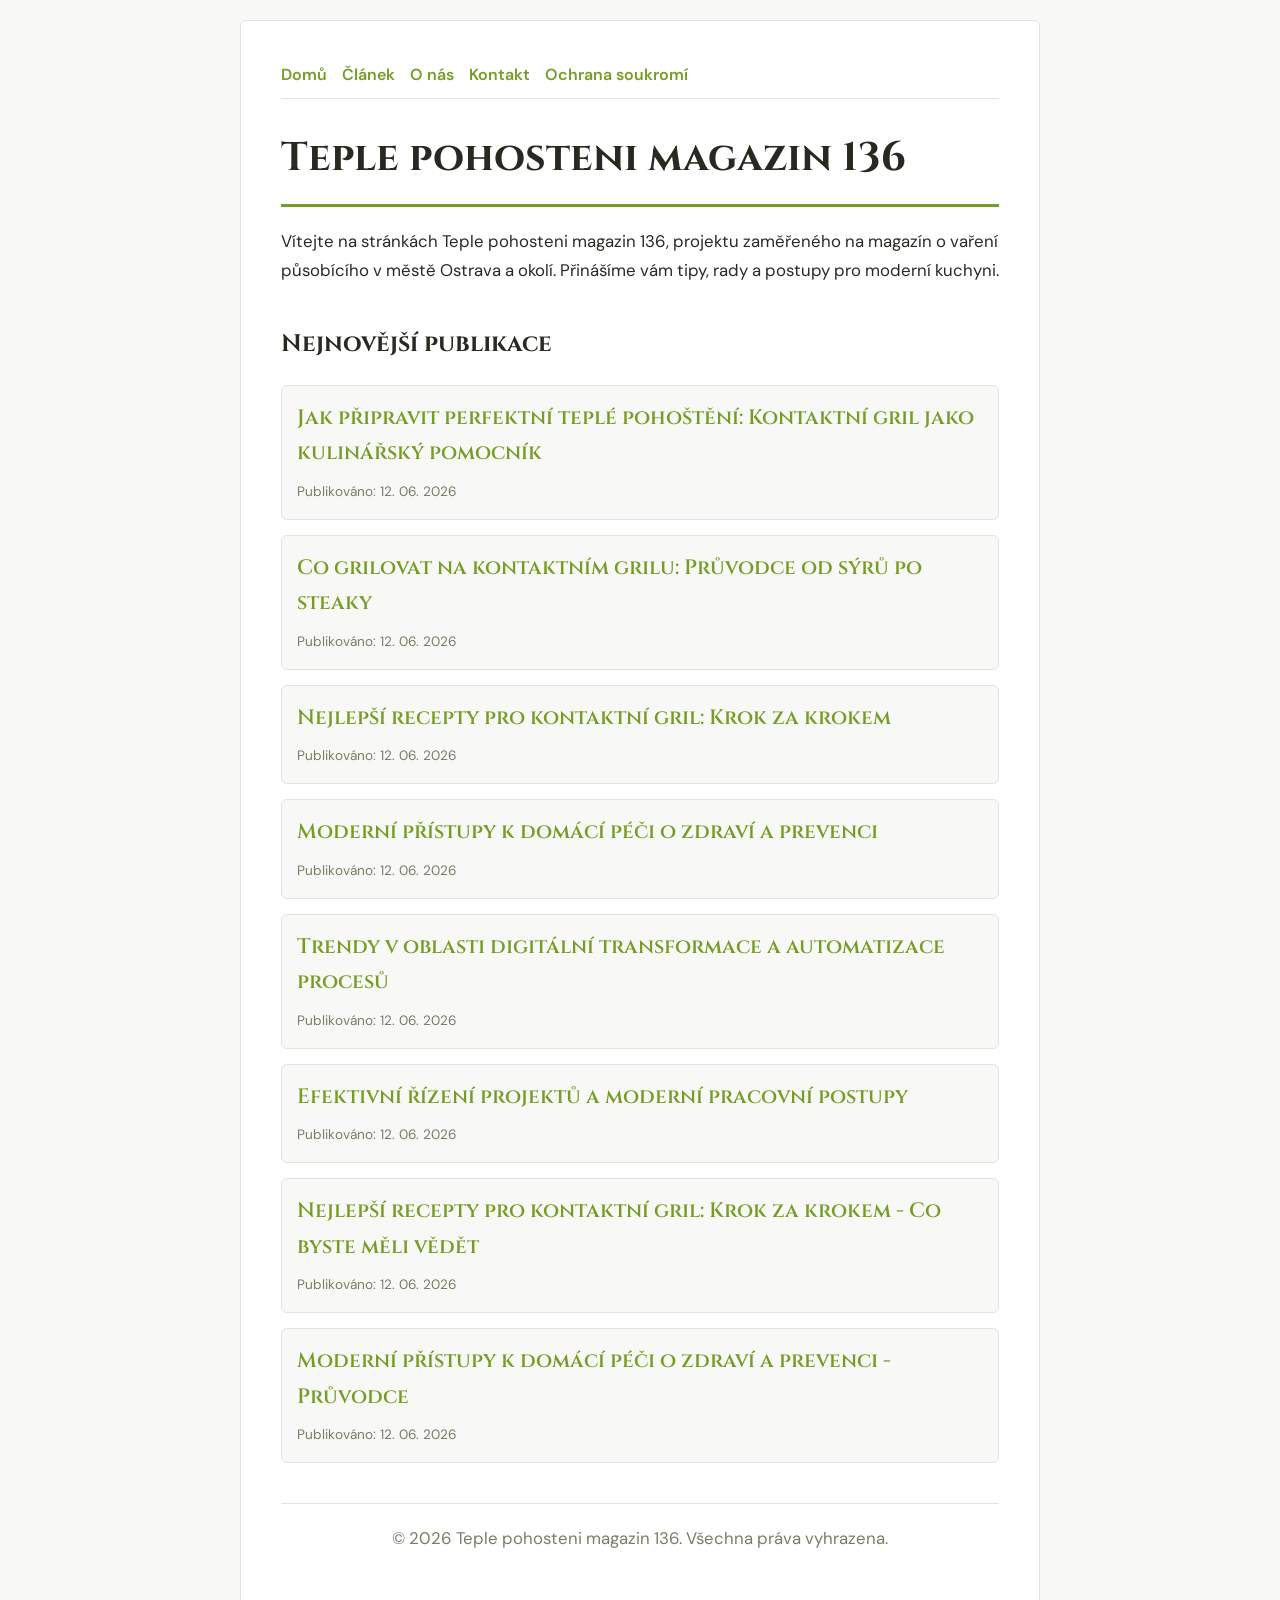
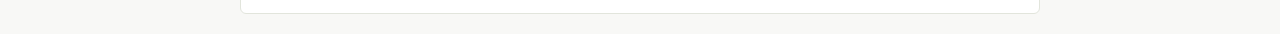
<file: index.html>
<!DOCTYPE html>
<html lang="cs">
<head>
    <meta charset="UTF-8">
    <meta name="viewport" content="width=device-width, initial-scale=1.0">
    <title>Teple pohosteni magazin 136 | Magazín o vaření - Ostrava</title>
    <meta name="description" content="Vítejte na stránkách Teple pohosteni magazin 136, projektu zaměřeného na magazín o vaření působícího v městě Ostrava a okolí. Přinášíme vám tipy, rady a postupy pro moderní kuchyni.">
    <meta name="geo.region" content="CZ" />
    <meta name="geo.placename" content="Ostrava" />
    <meta name="geo.position" content="49.8209;18.2625" />
    <meta name="ICBM" content="49.8209, 18.2625" />
    <link rel="stylesheet" href="style.css">
    <script type="application/ld+json">
{
  "@context": "https://schema.org",
  "@type": "LocalBusiness",
  "name": "Teple pohosteni magazin 136",
  "url": "https://teple-pohosteni-magazin-136.github.io",
  "telephone": "+420 596 555 789",
  "address": {
    "@type": "PostalAddress",
    "addressLocality": "Ostrava",
    "addressRegion": "Moravskoslezský",
    "postalCode": "702 00",
    "addressCountry": "CZ"
  },
  "geo": {
    "@type": "GeoCoordinates",
    "latitude": 49.8209,
    "longitude": 18.2625
  }
}
</script>
</head>
<body>
    
        <div class="container" style="max-width: 800px;">
            <nav style="display: flex; gap: 15px; margin-bottom: 25px; border-bottom: 1px solid var(--border-color); padding-bottom: 10px; overflow-x: auto; flex-wrap: wrap;">
            <a href="index.html">Domů</a>
            <a href="jak-pripravit-perfektni-teple-pohosteni-kontaktni-gril-jako-kulinarsky-pomocnik.html">Článek</a>
            <a href="about.html">O nás</a>
            <a href="contact.html">Kontakt</a>
            <a href="privacy.html">Ochrana soukromí</a>
        </nav>
            <h1>Teple pohosteni magazin 136</h1>
            <p>Vítejte na stránkách Teple pohosteni magazin 136, projektu zaměřeného na magazín o vaření působícího v městě Ostrava a okolí. Přinášíme vám tipy, rady a postupy pro moderní kuchyni.</p>
            <h2 style="margin-top: 40px;">Nejnovější publikace</h2>
            <ul style="list-style-type: none; padding-left: 0;">
                <li style="background: var(--bg-color); padding: 15px; border-radius: var(--border-radius); border: 1px solid var(--border-color); margin-bottom: 15px;">
                <h3 style="margin-bottom: 5px; font-size: 1.3rem;"><a href="jak-pripravit-perfektni-teple-pohosteni-kontaktni-gril-jako-kulinarsky-pomocnik.html">Jak připravit perfektní teplé pohoštění: Kontaktní gril jako kulinářský pomocník</a></h3>
                <span style="font-size:0.85rem; color: var(--muted-text)">Publikováno: 12. 06. 2026</span>
            </li>
<li style="background: var(--bg-color); padding: 15px; border-radius: var(--border-radius); border: 1px solid var(--border-color); margin-bottom: 15px;">
                <h3 style="margin-bottom: 5px; font-size: 1.3rem;"><a href="co-grilovat-na-kontaktnim-grilu-pruvodce-od-syru-po-steaky.html">Co grilovat na kontaktním grilu: Průvodce od sýrů po steaky</a></h3>
                <span style="font-size:0.85rem; color: var(--muted-text)">Publikováno: 12. 06. 2026</span>
            </li>
<li style="background: var(--bg-color); padding: 15px; border-radius: var(--border-radius); border: 1px solid var(--border-color); margin-bottom: 15px;">
                <h3 style="margin-bottom: 5px; font-size: 1.3rem;"><a href="nejlepsi-recepty-pro-kontaktni-gril-krok-za-krokem.html">Nejlepší recepty pro kontaktní gril: Krok za krokem</a></h3>
                <span style="font-size:0.85rem; color: var(--muted-text)">Publikováno: 12. 06. 2026</span>
            </li>
<li style="background: var(--bg-color); padding: 15px; border-radius: var(--border-radius); border: 1px solid var(--border-color); margin-bottom: 15px;">
                <h3 style="margin-bottom: 5px; font-size: 1.3rem;"><a href="moderni-pristupy-k-domaci-peci-o-zdravi-a-prevenci.html">Moderní přístupy k domácí péči o zdraví a prevenci</a></h3>
                <span style="font-size:0.85rem; color: var(--muted-text)">Publikováno: 12. 06. 2026</span>
            </li>
<li style="background: var(--bg-color); padding: 15px; border-radius: var(--border-radius); border: 1px solid var(--border-color); margin-bottom: 15px;">
                <h3 style="margin-bottom: 5px; font-size: 1.3rem;"><a href="trendy-v-oblasti-digitalni-transformace-a-automatizace-procesu.html">Trendy v oblasti digitální transformace a automatizace procesů</a></h3>
                <span style="font-size:0.85rem; color: var(--muted-text)">Publikováno: 12. 06. 2026</span>
            </li>
<li style="background: var(--bg-color); padding: 15px; border-radius: var(--border-radius); border: 1px solid var(--border-color); margin-bottom: 15px;">
                <h3 style="margin-bottom: 5px; font-size: 1.3rem;"><a href="efektivni-rizeni-projektu-a-moderni-pracovni-postupy.html">Efektivní řízení projektů a moderní pracovní postupy</a></h3>
                <span style="font-size:0.85rem; color: var(--muted-text)">Publikováno: 12. 06. 2026</span>
            </li>
<li style="background: var(--bg-color); padding: 15px; border-radius: var(--border-radius); border: 1px solid var(--border-color); margin-bottom: 15px;">
                <h3 style="margin-bottom: 5px; font-size: 1.3rem;"><a href="nejlepsi-recepty-pro-kontaktni-gril-krok-za-krokem-co-byste-meli-vedet.html">Nejlepší recepty pro kontaktní gril: Krok za krokem - Co byste měli vědět</a></h3>
                <span style="font-size:0.85rem; color: var(--muted-text)">Publikováno: 12. 06. 2026</span>
            </li>
<li style="background: var(--bg-color); padding: 15px; border-radius: var(--border-radius); border: 1px solid var(--border-color); margin-bottom: 15px;">
                <h3 style="margin-bottom: 5px; font-size: 1.3rem;"><a href="moderni-pristupy-k-domaci-peci-o-zdravi-a-prevenci-pruvodce.html">Moderní přístupy k domácí péči o zdraví a prevenci - Průvodce</a></h3>
                <span style="font-size:0.85rem; color: var(--muted-text)">Publikováno: 12. 06. 2026</span>
            </li>

            </ul>
            <footer>
                <p>&copy; 2026 Teple pohosteni magazin 136. Všechna práva vyhrazena.</p>
            </footer>
        </div>
        
</body>
</html>
</file>
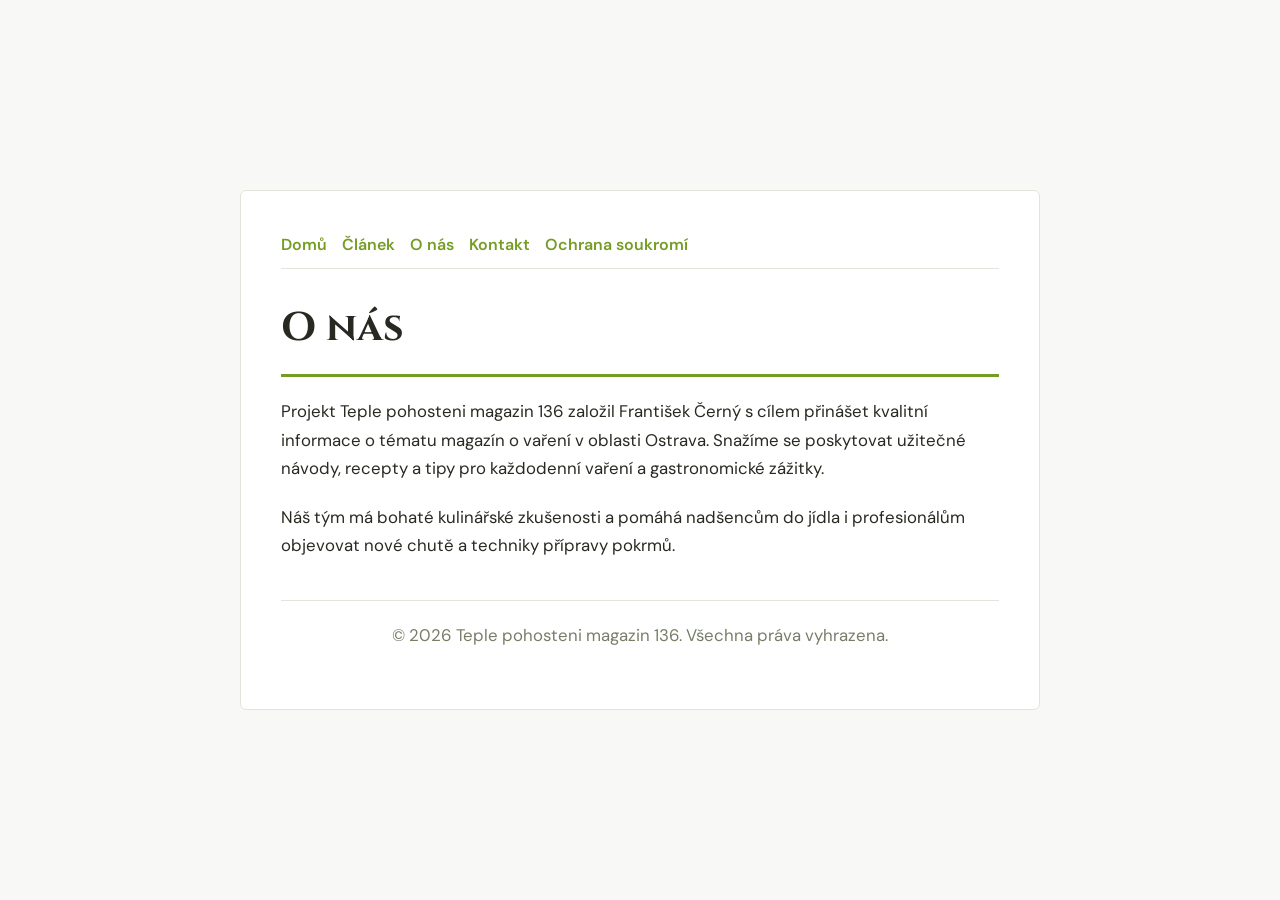
<file: about.html>
<!DOCTYPE html>
<html lang="cs">
<head>
    <meta charset="UTF-8">
    <meta name="viewport" content="width=device-width, initial-scale=1.0">
    <title>O nás | Teple pohosteni magazin 136</title>
    <meta name="description" content="Projekt Teple pohosteni magazin 136 založil František Černý s cílem přinášet kvalitní informace o tématu magazín o vaření v oblasti Ostrava. Snažíme se poskytovat užitečné návody, recepty a tipy pro každodenní vaření a gastronomické zážitky.">
    <meta name="geo.region" content="CZ" />
    <meta name="geo.placename" content="Ostrava" />
    <meta name="geo.position" content="49.8209;18.2625" />
    <meta name="ICBM" content="49.8209, 18.2625" />
    <link rel="stylesheet" href="style.css">
</head>
<body>
    
        <div class="container" style="max-width: 800px;">
            <nav style="display: flex; gap: 15px; margin-bottom: 25px; border-bottom: 1px solid var(--border-color); padding-bottom: 10px; overflow-x: auto; flex-wrap: wrap;">
            <a href="index.html">Domů</a>
            <a href="jak-pripravit-perfektni-teple-pohosteni-kontaktni-gril-jako-kulinarsky-pomocnik.html">Článek</a>
            <a href="about.html">O nás</a>
            <a href="contact.html">Kontakt</a>
            <a href="privacy.html">Ochrana soukromí</a>
        </nav>
            <h1>O nás</h1>
            <p>Projekt Teple pohosteni magazin 136 založil František Černý s cílem přinášet kvalitní informace o tématu magazín o vaření v oblasti Ostrava. Snažíme se poskytovat užitečné návody, recepty a tipy pro každodenní vaření a gastronomické zážitky.</p>
            <p>Náš tým má bohaté kulinářské zkušenosti a pomáhá nadšencům do jídla i profesionálům objevovat nové chutě a techniky přípravy pokrmů.</p>
            <footer>
                <p>&copy; 2026 Teple pohosteni magazin 136. Všechna práva vyhrazena.</p>
            </footer>
        </div>
        
</body>
</html>
</file>
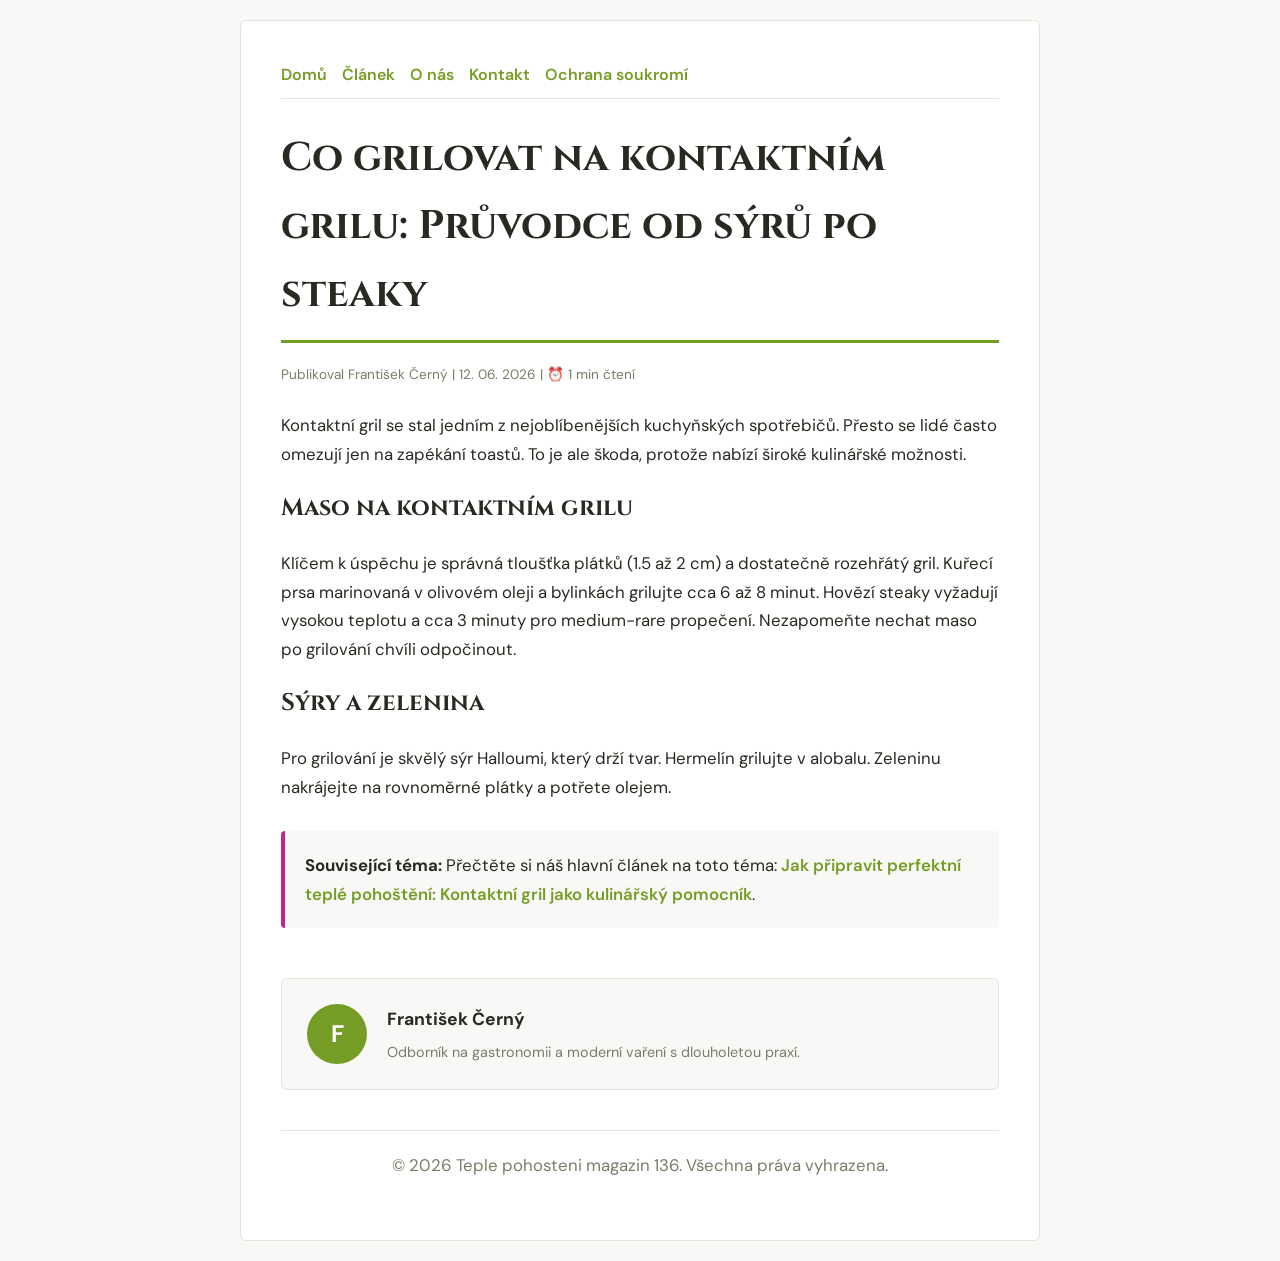
<file: co-grilovat-na-kontaktnim-grilu-pruvodce-od-syru-po-steaky.html>
<!DOCTYPE html>
<html lang="cs">
<head>
    <meta charset="UTF-8">
    <meta name="viewport" content="width=device-width, initial-scale=1.0">
    <title>Co grilovat na kontaktním grilu: Průvodce od sýrů po steaky - Teple pohosteni magazin 136</title>
    <meta name="description" content="Co grilovat na kontaktním grilu: Průvodce od sýrů po steaky">
    <meta name="geo.region" content="CZ" />
    <meta name="geo.placename" content="Ostrava" />
    <meta name="geo.position" content="49.8209;18.2625" />
    <meta name="ICBM" content="49.8209, 18.2625" />
    <link rel="stylesheet" href="style.css">
</head>
<body>
    
            <div class="container" style="max-width: 800px;">
                <nav style="display: flex; gap: 15px; margin-bottom: 25px; border-bottom: 1px solid var(--border-color); padding-bottom: 10px; overflow-x: auto; flex-wrap: wrap;">
            <a href="index.html">Domů</a>
            <a href="jak-pripravit-perfektni-teple-pohosteni-kontaktni-gril-jako-kulinarsky-pomocnik.html">Článek</a>
            <a href="about.html">O nás</a>
            <a href="contact.html">Kontakt</a>
            <a href="privacy.html">Ochrana soukromí</a>
        </nav>
                <h1>Co grilovat na kontaktním grilu: Průvodce od sýrů po steaky</h1>
                <div style="font-size:0.85rem; color: var(--muted-text); margin-bottom: 25px;">
                    Publikoval František Černý | 12. 06. 2026 | ⏰ 1 min čtení
                </div>
                <article style="margin-top: 20px;">
                    <p>Kontaktní gril se stal jedním z nejoblíbenějších kuchyňských spotřebičů. Přesto se lidé často omezují jen na zapékání toastů. To je ale škoda, protože nabízí široké kulinářské možnosti.</p>
<h2>Maso na kontaktním grilu</h2>
<p>Klíčem k úspěchu je správná tloušťka plátků (1.5 až 2 cm) a dostatečně rozehřátý gril. Kuřecí prsa marinovaná v olivovém oleji a bylinkách grilujte cca 6 až 8 minut. Hovězí steaky vyžadují vysokou teplotu a cca 3 minuty pro medium-rare propečení. Nezapomeňte nechat maso po grilování chvíli odpočinout.</p>
<h2>Sýry a zelenina</h2>
<p>Pro grilování je skvělý sýr Halloumi, který drží tvar. Hermelín grilujte v alobalu. Zeleninu nakrájejte na rovnoměrné plátky a potřete olejem.</p>
                    <div class="link-resource" style="margin-top: 30px; padding: 20px; border-left: 4px solid var(--accent-color); background: var(--bg-color); border-radius: 4px;"><p style="margin: 0;"><strong>Související téma:</strong> Přečtěte si náš hlavní článek na toto téma: <a href="jak-pripravit-perfektni-teple-pohosteni-kontaktni-gril-jako-kulinarsky-pomocnik.html">Jak připravit perfektní teplé pohoštění: Kontaktní gril jako kulinářský pomocník</a>.</p></div>
                </article>
                
            <div class="author-box" style="margin-top: 50px; padding: 25px; background: var(--bg-color); border: 1px solid var(--border-color); border-radius: var(--border-radius); display: flex; gap: 20px; align-items: center;">
                <div style="width: 60px; height: 60px; border-radius: 50%; background: var(--primary-color); display: flex; align-items: center; justify-content: center; color: white; font-weight: bold; font-size: 1.5rem;">F</div>
                <div>
                    <h4 style="margin-bottom: 5px; font-weight: bold; font-size: 1.1rem;">František Černý</h4>
                    <p style="margin: 0; font-size: 0.9rem; color: var(--muted-text);">Odborník na gastronomii a moderní vaření s dlouholetou praxí.</p>
                </div>
            </div>
            
                <footer>
                    <p>&copy; 2026 Teple pohosteni magazin 136. Všechna práva vyhrazena.</p>
                </footer>
            </div>
            
</body>
</html>
</file>
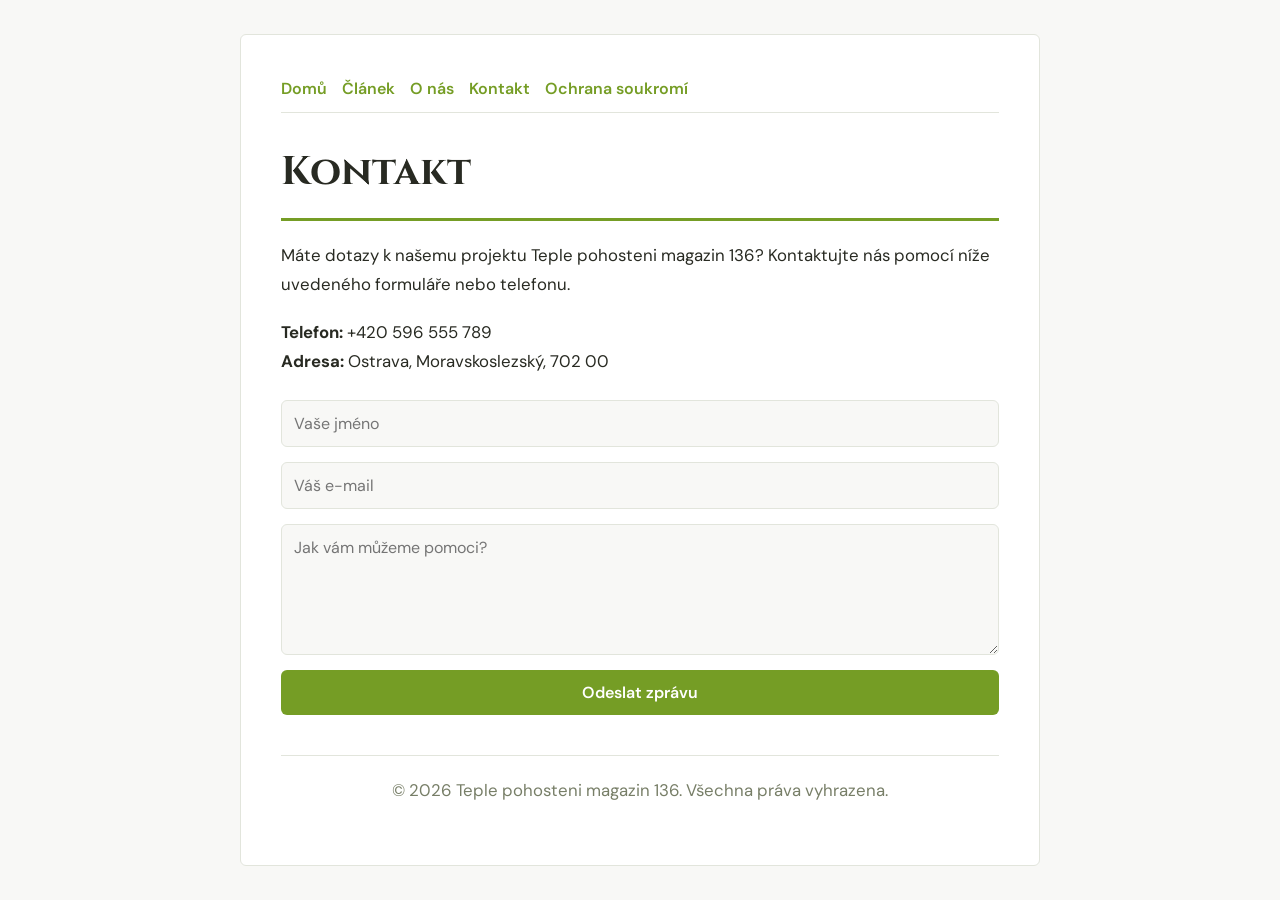
<file: contact.html>
<!DOCTYPE html>
<html lang="cs">
<head>
    <meta charset="UTF-8">
    <meta name="viewport" content="width=device-width, initial-scale=1.0">
    <title>Kontakt | Teple pohosteni magazin 136</title>
    <meta name="description" content="Máte dotazy k našemu projektu Teple pohosteni magazin 136? Kontaktujte nás pomocí níže uvedeného formuláře nebo telefonu.">
    <meta name="geo.region" content="CZ" />
    <meta name="geo.placename" content="Ostrava" />
    <meta name="geo.position" content="49.8209;18.2625" />
    <meta name="ICBM" content="49.8209, 18.2625" />
    <link rel="stylesheet" href="style.css">
</head>
<body>
    
        <div class="container" style="max-width: 800px;">
            <nav style="display: flex; gap: 15px; margin-bottom: 25px; border-bottom: 1px solid var(--border-color); padding-bottom: 10px; overflow-x: auto; flex-wrap: wrap;">
            <a href="index.html">Domů</a>
            <a href="jak-pripravit-perfektni-teple-pohosteni-kontaktni-gril-jako-kulinarsky-pomocnik.html">Článek</a>
            <a href="about.html">O nás</a>
            <a href="contact.html">Kontakt</a>
            <a href="privacy.html">Ochrana soukromí</a>
        </nav>
            <h1>Kontakt</h1>
            <p>Máte dotazy k našemu projektu Teple pohosteni magazin 136? Kontaktujte nás pomocí níže uvedeného formuláře nebo telefonu.</p>
            <p><strong>Telefon:</strong> +420 596 555 789<br><strong>Adresa:</strong> Ostrava, Moravskoslezský, 702 00</p>
            <form action="https://formspree.io/f/placeholder" method="POST">
                <input type="text" name="name" placeholder="Vaše jméno" required>
                <input type="email" name="email" placeholder="Váš e-mail" required>
                <textarea name="message" placeholder="Jak vám můžeme pomoci?" rows="5" required></textarea>
                <button type="submit">Odeslat zprávu</button>
            </form>
            <footer>
                <p>&copy; 2026 Teple pohosteni magazin 136. Všechna práva vyhrazena.</p>
            </footer>
        </div>
        
</body>
</html>
</file>
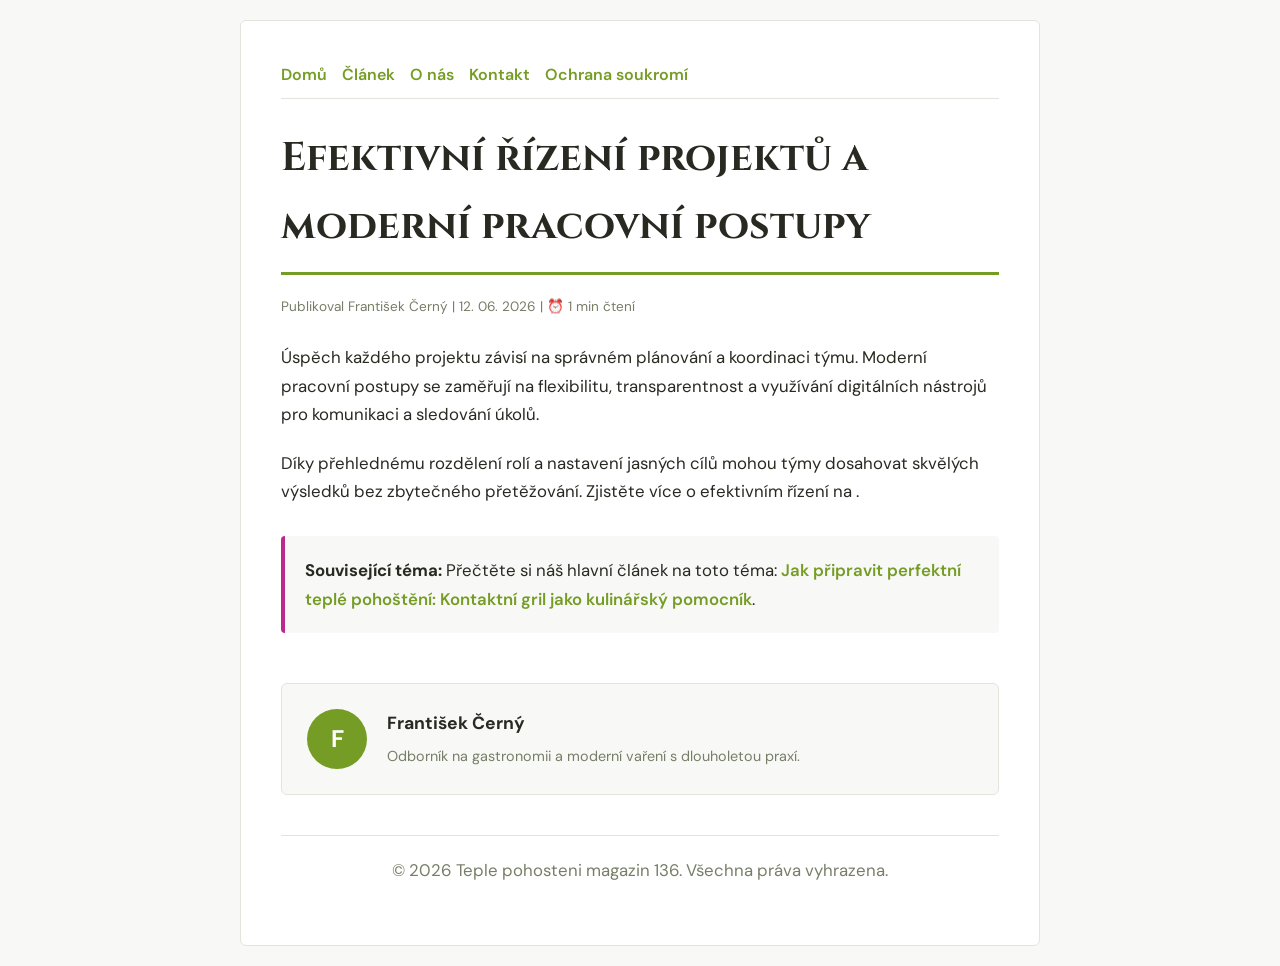
<file: efektivni-rizeni-projektu-a-moderni-pracovni-postupy.html>
<!DOCTYPE html>
<html lang="cs">
<head>
    <meta charset="UTF-8">
    <meta name="viewport" content="width=device-width, initial-scale=1.0">
    <title>Efektivní řízení projektů a moderní pracovní postupy - Teple pohosteni magazin 136</title>
    <meta name="description" content="Efektivní řízení projektů a moderní pracovní postupy">
    <meta name="geo.region" content="CZ" />
    <meta name="geo.placename" content="Ostrava" />
    <meta name="geo.position" content="49.8209;18.2625" />
    <meta name="ICBM" content="49.8209, 18.2625" />
    <link rel="stylesheet" href="style.css">
</head>
<body>
    
            <div class="container" style="max-width: 800px;">
                <nav style="display: flex; gap: 15px; margin-bottom: 25px; border-bottom: 1px solid var(--border-color); padding-bottom: 10px; overflow-x: auto; flex-wrap: wrap;">
            <a href="index.html">Domů</a>
            <a href="jak-pripravit-perfektni-teple-pohosteni-kontaktni-gril-jako-kulinarsky-pomocnik.html">Článek</a>
            <a href="about.html">O nás</a>
            <a href="contact.html">Kontakt</a>
            <a href="privacy.html">Ochrana soukromí</a>
        </nav>
                <h1>Efektivní řízení projektů a moderní pracovní postupy</h1>
                <div style="font-size:0.85rem; color: var(--muted-text); margin-bottom: 25px;">
                    Publikoval František Černý | 12. 06. 2026 | ⏰ 1 min čtení
                </div>
                <article style="margin-top: 20px;">
                    <p>Úspěch každého projektu závisí na správném plánování a koordinaci týmu. Moderní pracovní postupy se zaměřují na flexibilitu, transparentnost a využívání digitálních nástrojů pro komunikaci a sledování úkolů.</p>
<p>Díky přehlednému rozdělení rolí a nastavení jasných cílů mohou týmy dosahovat skvělých výsledků bez zbytečného přetěžování. Zjistěte více o efektivním řízení na .</p>
                    <div class="link-resource" style="margin-top: 30px; padding: 20px; border-left: 4px solid var(--accent-color); background: var(--bg-color); border-radius: 4px;"><p style="margin: 0;"><strong>Související téma:</strong> Přečtěte si náš hlavní článek na toto téma: <a href="jak-pripravit-perfektni-teple-pohosteni-kontaktni-gril-jako-kulinarsky-pomocnik.html">Jak připravit perfektní teplé pohoštění: Kontaktní gril jako kulinářský pomocník</a>.</p></div>
                </article>
                
            <div class="author-box" style="margin-top: 50px; padding: 25px; background: var(--bg-color); border: 1px solid var(--border-color); border-radius: var(--border-radius); display: flex; gap: 20px; align-items: center;">
                <div style="width: 60px; height: 60px; border-radius: 50%; background: var(--primary-color); display: flex; align-items: center; justify-content: center; color: white; font-weight: bold; font-size: 1.5rem;">F</div>
                <div>
                    <h4 style="margin-bottom: 5px; font-weight: bold; font-size: 1.1rem;">František Černý</h4>
                    <p style="margin: 0; font-size: 0.9rem; color: var(--muted-text);">Odborník na gastronomii a moderní vaření s dlouholetou praxí.</p>
                </div>
            </div>
            
                <footer>
                    <p>&copy; 2026 Teple pohosteni magazin 136. Všechna práva vyhrazena.</p>
                </footer>
            </div>
            
</body>
</html>
</file>
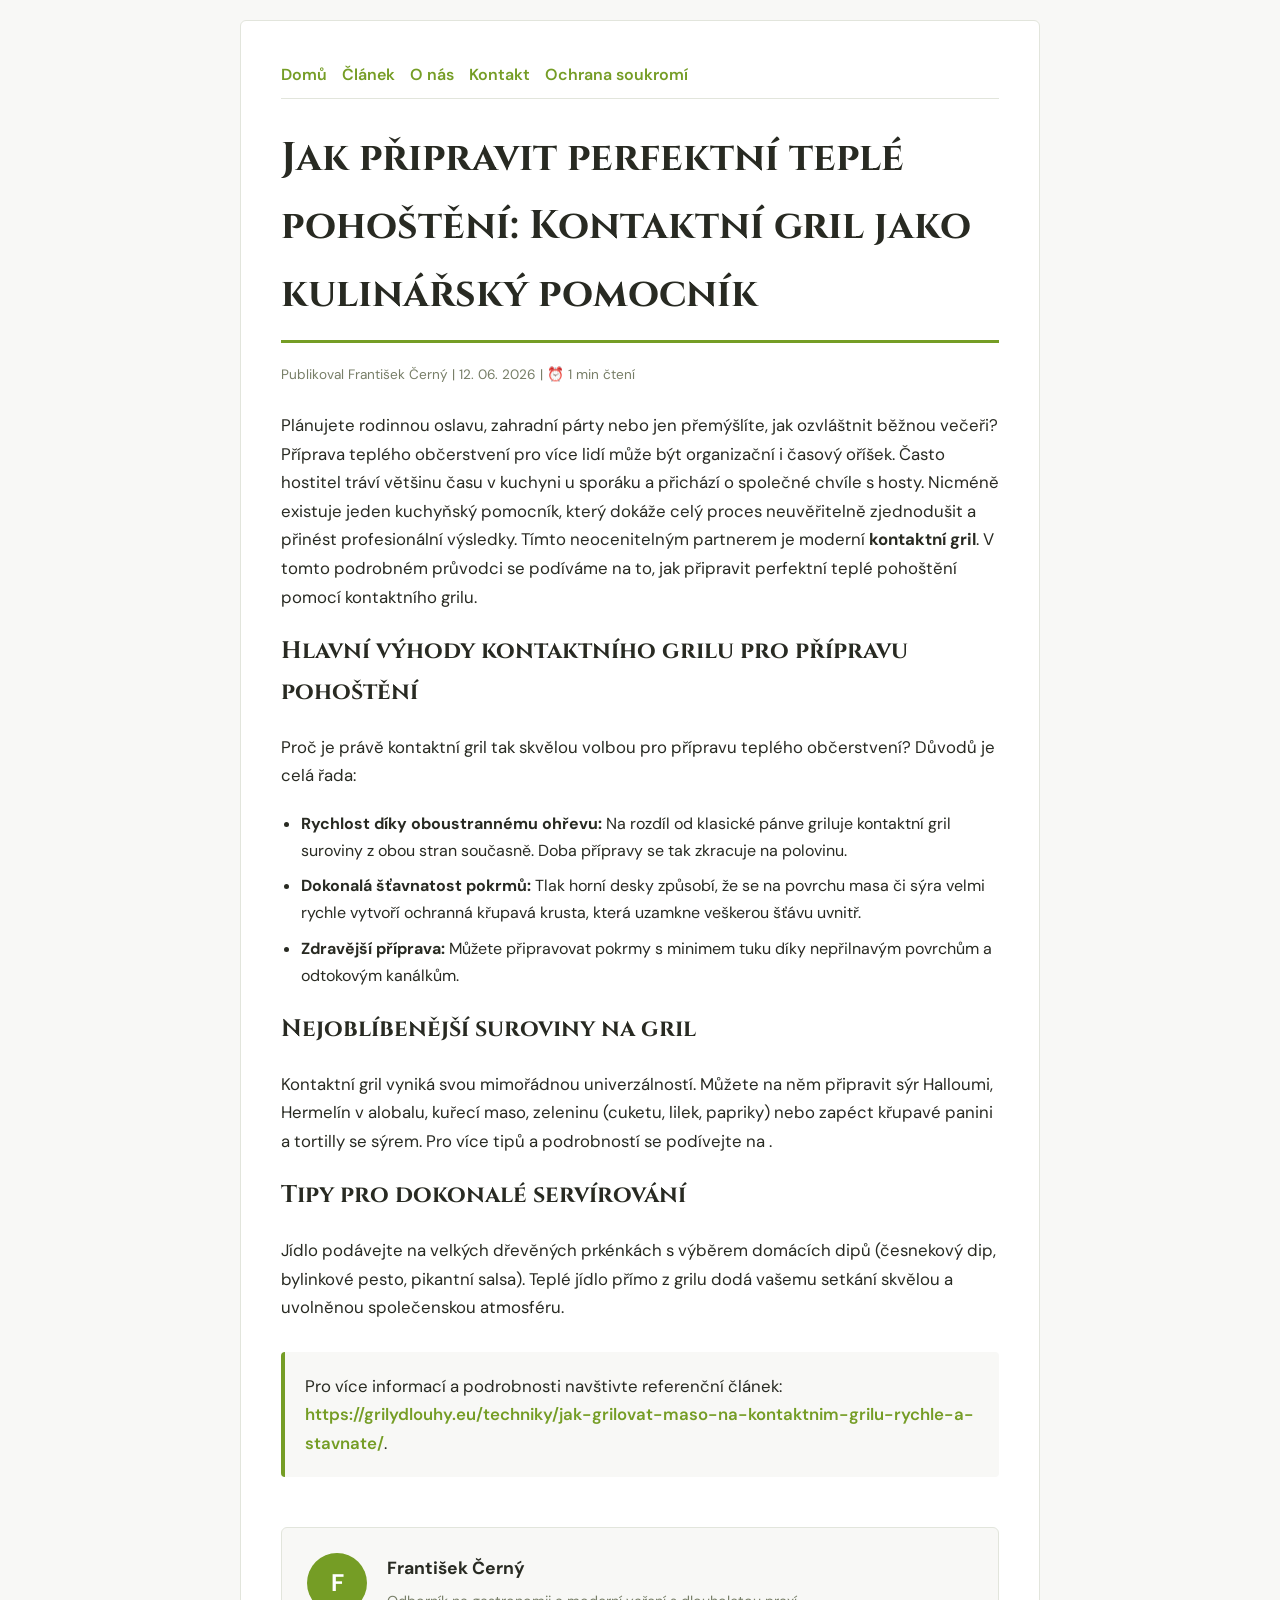
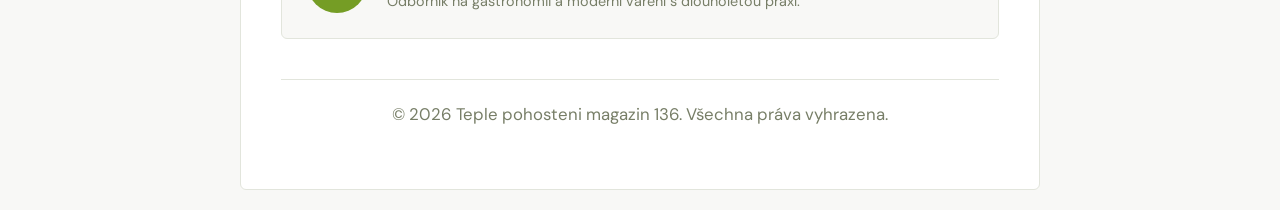
<file: jak-pripravit-perfektni-teple-pohosteni-kontaktni-gril-jako-kulinarsky-pomocnik.html>
<!DOCTYPE html>
<html lang="cs">
<head>
    <meta charset="UTF-8">
    <meta name="viewport" content="width=device-width, initial-scale=1.0">
    <title>Jak připravit perfektní teplé pohoštění: Kontaktní gril jako kulinářský pomocník - Teple pohosteni magazin 136</title>
    <meta name="description" content="Jak připravit perfektní teplé pohoštění: Kontaktní gril jako kulinářský pomocník">
    <meta name="geo.region" content="CZ" />
    <meta name="geo.placename" content="Ostrava" />
    <meta name="geo.position" content="49.8209;18.2625" />
    <meta name="ICBM" content="49.8209, 18.2625" />
    <link rel="stylesheet" href="style.css">
</head>
<body>
    
            <div class="container" style="max-width: 800px;">
                <nav style="display: flex; gap: 15px; margin-bottom: 25px; border-bottom: 1px solid var(--border-color); padding-bottom: 10px; overflow-x: auto; flex-wrap: wrap;">
            <a href="index.html">Domů</a>
            <a href="jak-pripravit-perfektni-teple-pohosteni-kontaktni-gril-jako-kulinarsky-pomocnik.html">Článek</a>
            <a href="about.html">O nás</a>
            <a href="contact.html">Kontakt</a>
            <a href="privacy.html">Ochrana soukromí</a>
        </nav>
                <h1>Jak připravit perfektní teplé pohoštění: Kontaktní gril jako kulinářský pomocník</h1>
                <div style="font-size:0.85rem; color: var(--muted-text); margin-bottom: 25px;">
                    Publikoval František Černý | 12. 06. 2026 | ⏰ 1 min čtení
                </div>
                <article style="margin-top: 20px;">
                    <p>Plánujete rodinnou oslavu, zahradní párty nebo jen přemýšlíte, jak ozvláštnit běžnou večeři? Příprava teplého občerstvení pro více lidí může být organizační i časový oříšek. Často hostitel tráví většinu času v kuchyni u sporáku a přichází o společné chvíle s hosty. Nicméně existuje jeden kuchyňský pomocník, který dokáže celý proces neuvěřitelně zjednodušit a přinést profesionální výsledky. Tímto neocenitelným partnerem je moderní <strong>kontaktní gril</strong>. V tomto podrobném průvodci se podíváme na to, jak připravit perfektní teplé pohoštění pomocí kontaktního grilu.</p>
<h2>Hlavní výhody kontaktního grilu pro přípravu pohoštění</h2>
<p>Proč je právě kontaktní gril tak skvělou volbou pro přípravu teplého občerstvení? Důvodů je celá řada:</p>
<ul>
    <li><strong>Rychlost díky oboustrannému ohřevu:</strong> Na rozdíl od klasické pánve griluje kontaktní gril suroviny z obou stran současně. Doba přípravy se tak zkracuje na polovinu.</li>
    <li><strong>Dokonalá šťavnatost pokrmů:</strong> Tlak horní desky způsobí, že se na povrchu masa či sýra velmi rychle vytvoří ochranná křupavá krusta, která uzamkne veškerou šťávu uvnitř.</li>
    <li><strong>Zdravější příprava:</strong> Můžete připravovat pokrmy s minimem tuku díky nepřilnavým povrchům a odtokovým kanálkům.</li>
</ul>
<h2>Nejoblíbenější suroviny na gril</h2>
<p>Kontaktní gril vyniká svou mimořádnou univerzálností. Můžete na něm připravit sýr Halloumi, Hermelín v alobalu, kuřecí maso, zeleninu (cuketu, lilek, papriky) nebo zapéct křupavé panini a tortilly se sýrem. Pro více tipů a podrobností se podívejte na .</p>
<h2>Tipy pro dokonalé servírování</h2>
<p>Jídlo podávejte na velkých dřevěných prkénkách s výběrem domácích dipů (česnekový dip, bylinkové pesto, pikantní salsa). Teplé jídlo přímo z grilu dodá vašemu setkání skvělou a uvolněnou společenskou atmosféru.</p>
                    <div class="link-resource" style="margin-top: 30px; padding: 20px; border-left: 4px solid var(--primary-color); background: var(--bg-color); border-radius: 4px;"><p style="margin: 0;">Pro více informací a podrobnosti navštivte referenční článek: <strong><a href="https://grilydlouhy.eu/techniky/jak-grilovat-maso-na-kontaktnim-grilu-rychle-a-stavnate/">https://grilydlouhy.eu/techniky/jak-grilovat-maso-na-kontaktnim-grilu-rychle-a-stavnate/</a></strong>.</p></div>
                </article>
                
            <div class="author-box" style="margin-top: 50px; padding: 25px; background: var(--bg-color); border: 1px solid var(--border-color); border-radius: var(--border-radius); display: flex; gap: 20px; align-items: center;">
                <div style="width: 60px; height: 60px; border-radius: 50%; background: var(--primary-color); display: flex; align-items: center; justify-content: center; color: white; font-weight: bold; font-size: 1.5rem;">F</div>
                <div>
                    <h4 style="margin-bottom: 5px; font-weight: bold; font-size: 1.1rem;">František Černý</h4>
                    <p style="margin: 0; font-size: 0.9rem; color: var(--muted-text);">Odborník na gastronomii a moderní vaření s dlouholetou praxí.</p>
                </div>
            </div>
            
                <footer>
                    <p>&copy; 2026 Teple pohosteni magazin 136. Všechna práva vyhrazena.</p>
                </footer>
            </div>
            
</body>
</html>
</file>
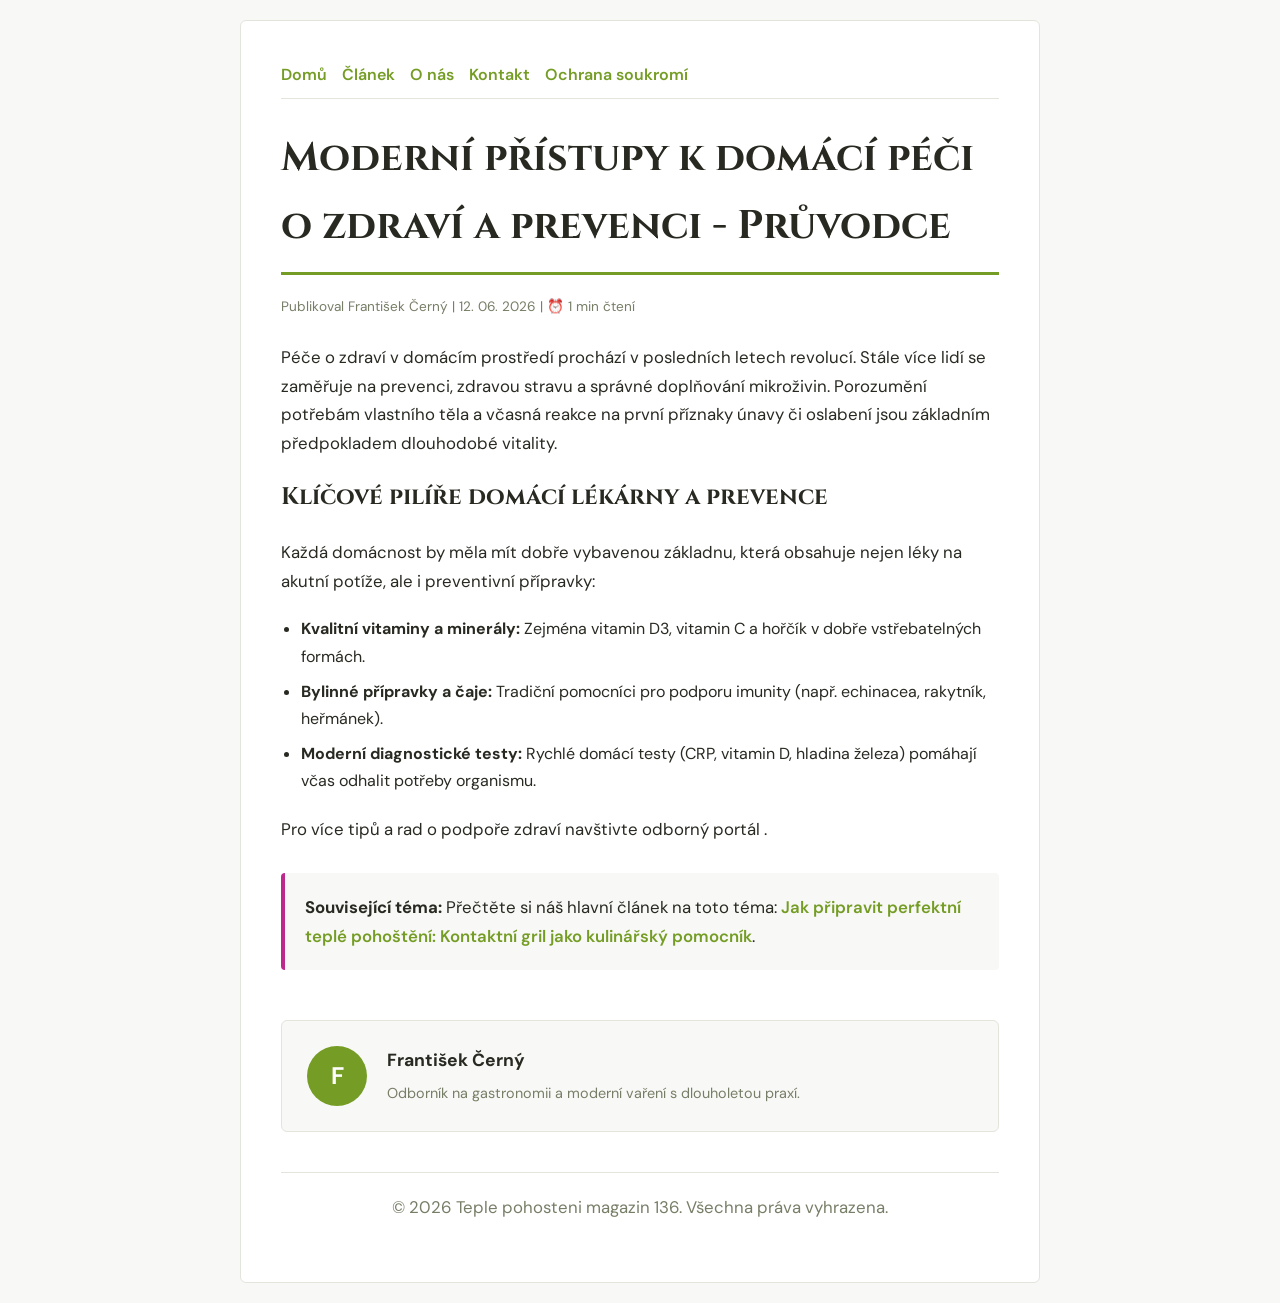
<file: moderni-pristupy-k-domaci-peci-o-zdravi-a-prevenci-pruvodce.html>
<!DOCTYPE html>
<html lang="cs">
<head>
    <meta charset="UTF-8">
    <meta name="viewport" content="width=device-width, initial-scale=1.0">
    <title>Moderní přístupy k domácí péči o zdraví a prevenci - Průvodce - Teple pohosteni magazin 136</title>
    <meta name="description" content="Moderní přístupy k domácí péči o zdraví a prevenci - Průvodce">
    <meta name="geo.region" content="CZ" />
    <meta name="geo.placename" content="Ostrava" />
    <meta name="geo.position" content="49.8209;18.2625" />
    <meta name="ICBM" content="49.8209, 18.2625" />
    <link rel="stylesheet" href="style.css">
</head>
<body>
    
            <div class="container" style="max-width: 800px;">
                <nav style="display: flex; gap: 15px; margin-bottom: 25px; border-bottom: 1px solid var(--border-color); padding-bottom: 10px; overflow-x: auto; flex-wrap: wrap;">
            <a href="index.html">Domů</a>
            <a href="jak-pripravit-perfektni-teple-pohosteni-kontaktni-gril-jako-kulinarsky-pomocnik.html">Článek</a>
            <a href="about.html">O nás</a>
            <a href="contact.html">Kontakt</a>
            <a href="privacy.html">Ochrana soukromí</a>
        </nav>
                <h1>Moderní přístupy k domácí péči o zdraví a prevenci - Průvodce</h1>
                <div style="font-size:0.85rem; color: var(--muted-text); margin-bottom: 25px;">
                    Publikoval František Černý | 12. 06. 2026 | ⏰ 1 min čtení
                </div>
                <article style="margin-top: 20px;">
                    <p>Péče o zdraví v domácím prostředí prochází v posledních letech revolucí. Stále více lidí se zaměřuje na prevenci, zdravou stravu a správné doplňování mikroživin. Porozumění potřebám vlastního těla a včasná reakce na první příznaky únavy či oslabení jsou základním předpokladem dlouhodobé vitality.</p>
<h2>Klíčové pilíře domácí lékárny a prevence</h2>
<p>Každá domácnost by měla mít dobře vybavenou základnu, která obsahuje nejen léky na akutní potíže, ale i preventivní přípravky:</p>
<ul>
    <li><strong>Kvalitní vitaminy a minerály:</strong> Zejména vitamin D3, vitamin C a hořčík v dobře vstřebatelných formách.</li>
    <li><strong>Bylinné přípravky a čaje:</strong> Tradiční pomocníci pro podporu imunity (např. echinacea, rakytník, heřmánek).</li>
    <li><strong>Moderní diagnostické testy:</strong> Rychlé domácí testy (CRP, vitamin D, hladina železa) pomáhají včas odhalit potřeby organismu.</li>
</ul>
<p>Pro více tipů a rad o podpoře zdraví navštivte odborný portál .</p>
                    <div class="link-resource" style="margin-top: 30px; padding: 20px; border-left: 4px solid var(--accent-color); background: var(--bg-color); border-radius: 4px;"><p style="margin: 0;"><strong>Související téma:</strong> Přečtěte si náš hlavní článek na toto téma: <a href="jak-pripravit-perfektni-teple-pohosteni-kontaktni-gril-jako-kulinarsky-pomocnik.html">Jak připravit perfektní teplé pohoštění: Kontaktní gril jako kulinářský pomocník</a>.</p></div>
                </article>
                
            <div class="author-box" style="margin-top: 50px; padding: 25px; background: var(--bg-color); border: 1px solid var(--border-color); border-radius: var(--border-radius); display: flex; gap: 20px; align-items: center;">
                <div style="width: 60px; height: 60px; border-radius: 50%; background: var(--primary-color); display: flex; align-items: center; justify-content: center; color: white; font-weight: bold; font-size: 1.5rem;">F</div>
                <div>
                    <h4 style="margin-bottom: 5px; font-weight: bold; font-size: 1.1rem;">František Černý</h4>
                    <p style="margin: 0; font-size: 0.9rem; color: var(--muted-text);">Odborník na gastronomii a moderní vaření s dlouholetou praxí.</p>
                </div>
            </div>
            
                <footer>
                    <p>&copy; 2026 Teple pohosteni magazin 136. Všechna práva vyhrazena.</p>
                </footer>
            </div>
            
</body>
</html>
</file>
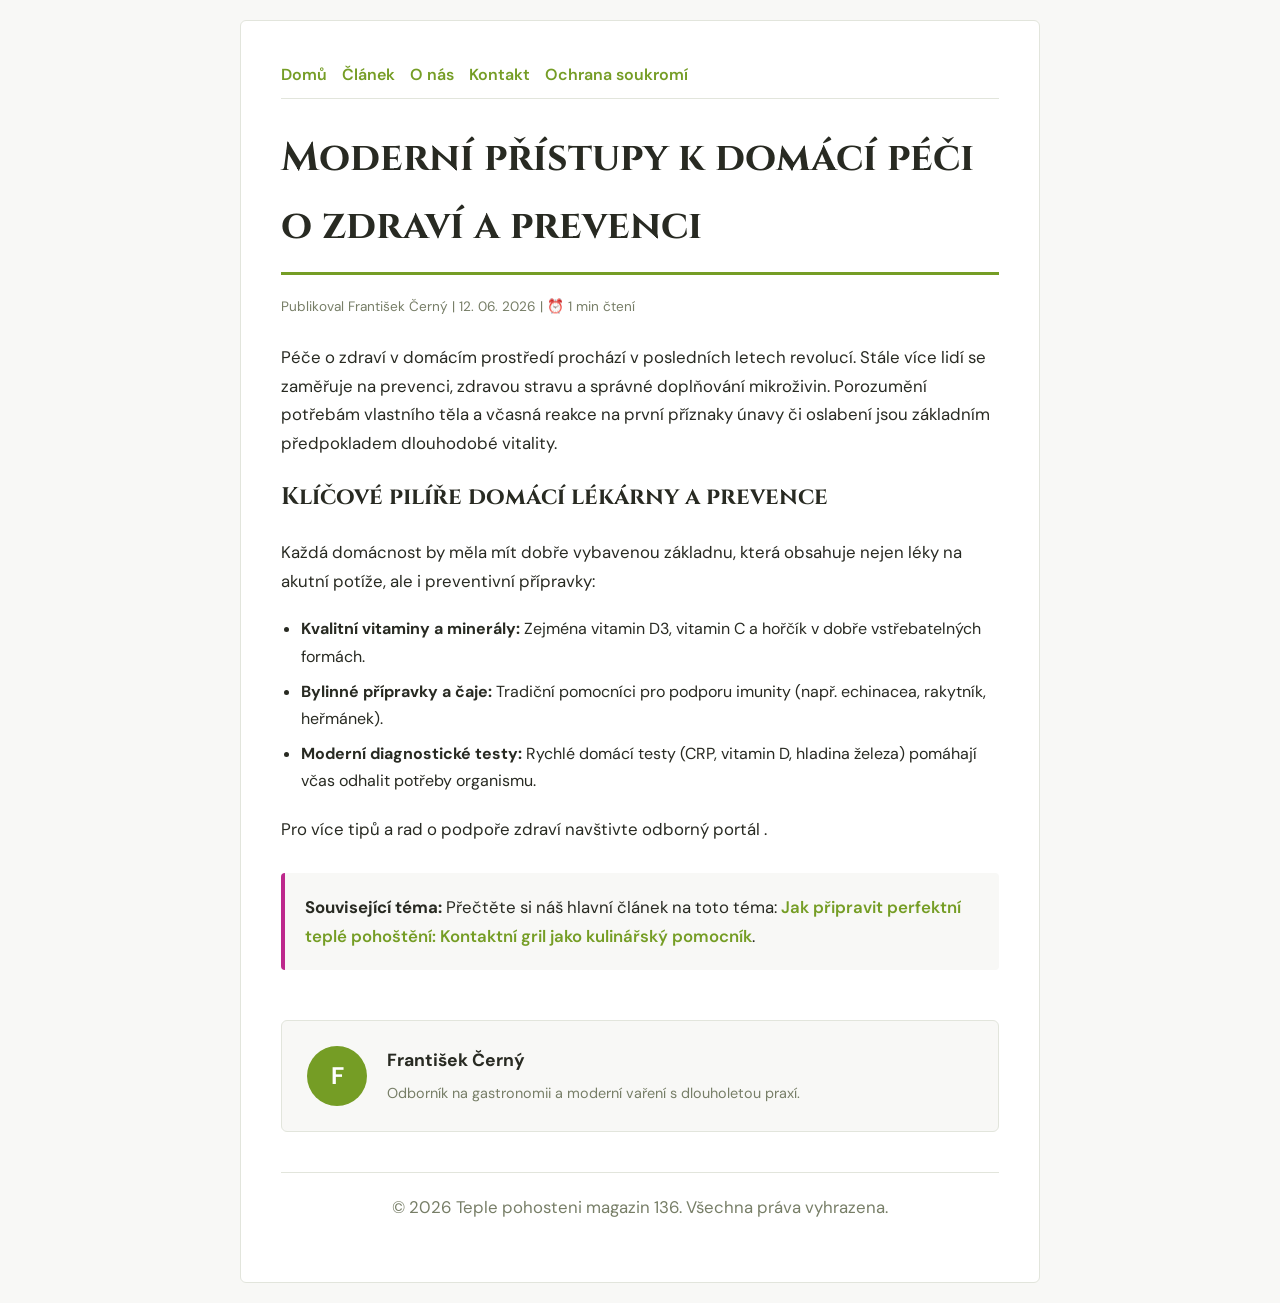
<file: moderni-pristupy-k-domaci-peci-o-zdravi-a-prevenci.html>
<!DOCTYPE html>
<html lang="cs">
<head>
    <meta charset="UTF-8">
    <meta name="viewport" content="width=device-width, initial-scale=1.0">
    <title>Moderní přístupy k domácí péči o zdraví a prevenci - Teple pohosteni magazin 136</title>
    <meta name="description" content="Moderní přístupy k domácí péči o zdraví a prevenci">
    <meta name="geo.region" content="CZ" />
    <meta name="geo.placename" content="Ostrava" />
    <meta name="geo.position" content="49.8209;18.2625" />
    <meta name="ICBM" content="49.8209, 18.2625" />
    <link rel="stylesheet" href="style.css">
</head>
<body>
    
            <div class="container" style="max-width: 800px;">
                <nav style="display: flex; gap: 15px; margin-bottom: 25px; border-bottom: 1px solid var(--border-color); padding-bottom: 10px; overflow-x: auto; flex-wrap: wrap;">
            <a href="index.html">Domů</a>
            <a href="jak-pripravit-perfektni-teple-pohosteni-kontaktni-gril-jako-kulinarsky-pomocnik.html">Článek</a>
            <a href="about.html">O nás</a>
            <a href="contact.html">Kontakt</a>
            <a href="privacy.html">Ochrana soukromí</a>
        </nav>
                <h1>Moderní přístupy k domácí péči o zdraví a prevenci</h1>
                <div style="font-size:0.85rem; color: var(--muted-text); margin-bottom: 25px;">
                    Publikoval František Černý | 12. 06. 2026 | ⏰ 1 min čtení
                </div>
                <article style="margin-top: 20px;">
                    <p>Péče o zdraví v domácím prostředí prochází v posledních letech revolucí. Stále více lidí se zaměřuje na prevenci, zdravou stravu a správné doplňování mikroživin. Porozumění potřebám vlastního těla a včasná reakce na první příznaky únavy či oslabení jsou základním předpokladem dlouhodobé vitality.</p>
<h2>Klíčové pilíře domácí lékárny a prevence</h2>
<p>Každá domácnost by měla mít dobře vybavenou základnu, která obsahuje nejen léky na akutní potíže, ale i preventivní přípravky:</p>
<ul>
    <li><strong>Kvalitní vitaminy a minerály:</strong> Zejména vitamin D3, vitamin C a hořčík v dobře vstřebatelných formách.</li>
    <li><strong>Bylinné přípravky a čaje:</strong> Tradiční pomocníci pro podporu imunity (např. echinacea, rakytník, heřmánek).</li>
    <li><strong>Moderní diagnostické testy:</strong> Rychlé domácí testy (CRP, vitamin D, hladina železa) pomáhají včas odhalit potřeby organismu.</li>
</ul>
<p>Pro více tipů a rad o podpoře zdraví navštivte odborný portál .</p>
                    <div class="link-resource" style="margin-top: 30px; padding: 20px; border-left: 4px solid var(--accent-color); background: var(--bg-color); border-radius: 4px;"><p style="margin: 0;"><strong>Související téma:</strong> Přečtěte si náš hlavní článek na toto téma: <a href="jak-pripravit-perfektni-teple-pohosteni-kontaktni-gril-jako-kulinarsky-pomocnik.html">Jak připravit perfektní teplé pohoštění: Kontaktní gril jako kulinářský pomocník</a>.</p></div>
                </article>
                
            <div class="author-box" style="margin-top: 50px; padding: 25px; background: var(--bg-color); border: 1px solid var(--border-color); border-radius: var(--border-radius); display: flex; gap: 20px; align-items: center;">
                <div style="width: 60px; height: 60px; border-radius: 50%; background: var(--primary-color); display: flex; align-items: center; justify-content: center; color: white; font-weight: bold; font-size: 1.5rem;">F</div>
                <div>
                    <h4 style="margin-bottom: 5px; font-weight: bold; font-size: 1.1rem;">František Černý</h4>
                    <p style="margin: 0; font-size: 0.9rem; color: var(--muted-text);">Odborník na gastronomii a moderní vaření s dlouholetou praxí.</p>
                </div>
            </div>
            
                <footer>
                    <p>&copy; 2026 Teple pohosteni magazin 136. Všechna práva vyhrazena.</p>
                </footer>
            </div>
            
</body>
</html>
</file>
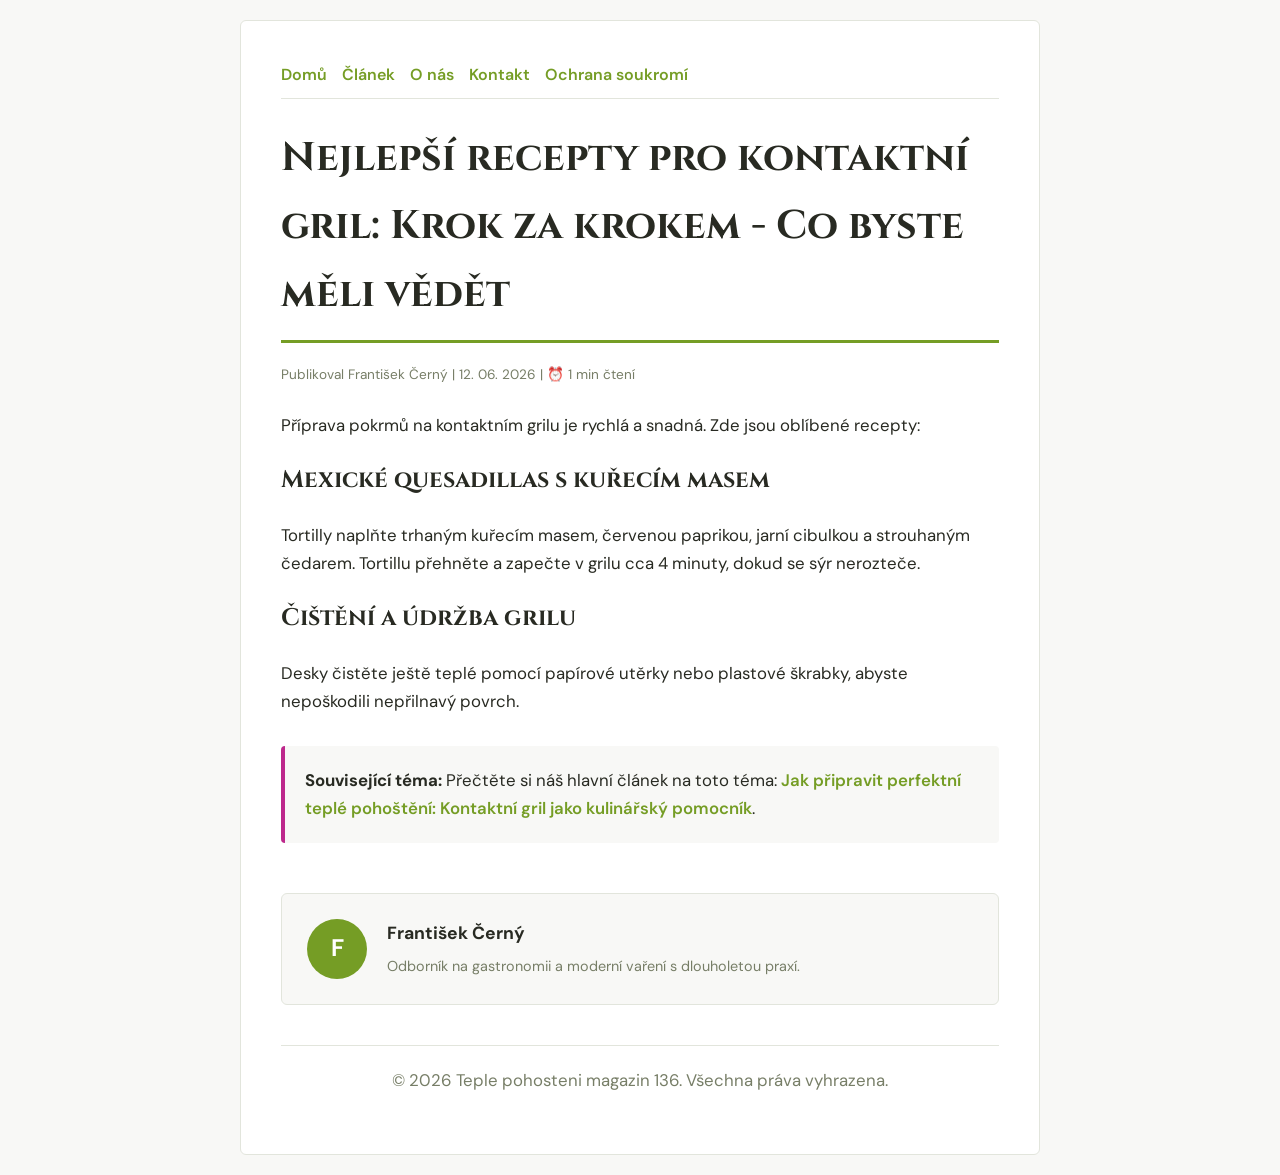
<file: nejlepsi-recepty-pro-kontaktni-gril-krok-za-krokem-co-byste-meli-vedet.html>
<!DOCTYPE html>
<html lang="cs">
<head>
    <meta charset="UTF-8">
    <meta name="viewport" content="width=device-width, initial-scale=1.0">
    <title>Nejlepší recepty pro kontaktní gril: Krok za krokem - Co byste měli vědět - Teple pohosteni magazin 136</title>
    <meta name="description" content="Nejlepší recepty pro kontaktní gril: Krok za krokem - Co byste měli vědět">
    <meta name="geo.region" content="CZ" />
    <meta name="geo.placename" content="Ostrava" />
    <meta name="geo.position" content="49.8209;18.2625" />
    <meta name="ICBM" content="49.8209, 18.2625" />
    <link rel="stylesheet" href="style.css">
</head>
<body>
    
            <div class="container" style="max-width: 800px;">
                <nav style="display: flex; gap: 15px; margin-bottom: 25px; border-bottom: 1px solid var(--border-color); padding-bottom: 10px; overflow-x: auto; flex-wrap: wrap;">
            <a href="index.html">Domů</a>
            <a href="jak-pripravit-perfektni-teple-pohosteni-kontaktni-gril-jako-kulinarsky-pomocnik.html">Článek</a>
            <a href="about.html">O nás</a>
            <a href="contact.html">Kontakt</a>
            <a href="privacy.html">Ochrana soukromí</a>
        </nav>
                <h1>Nejlepší recepty pro kontaktní gril: Krok za krokem - Co byste měli vědět</h1>
                <div style="font-size:0.85rem; color: var(--muted-text); margin-bottom: 25px;">
                    Publikoval František Černý | 12. 06. 2026 | ⏰ 1 min čtení
                </div>
                <article style="margin-top: 20px;">
                    <p>Příprava pokrmů na kontaktním grilu je rychlá a snadná. Zde jsou oblíbené recepty:</p>
<h2>Mexické quesadillas s kuřecím masem</h2>
<p>Tortilly naplňte trhaným kuřecím masem, červenou paprikou, jarní cibulkou a strouhaným čedarem. Tortillu přehněte a zapečte v grilu cca 4 minuty, dokud se sýr nerozteče.</p>
<h2>Čištění a údržba grilu</h2>
<p>Desky čistěte ještě teplé pomocí papírové utěrky nebo plastové škrabky, abyste nepoškodili nepřilnavý povrch.</p>
                    <div class="link-resource" style="margin-top: 30px; padding: 20px; border-left: 4px solid var(--accent-color); background: var(--bg-color); border-radius: 4px;"><p style="margin: 0;"><strong>Související téma:</strong> Přečtěte si náš hlavní článek na toto téma: <a href="jak-pripravit-perfektni-teple-pohosteni-kontaktni-gril-jako-kulinarsky-pomocnik.html">Jak připravit perfektní teplé pohoštění: Kontaktní gril jako kulinářský pomocník</a>.</p></div>
                </article>
                
            <div class="author-box" style="margin-top: 50px; padding: 25px; background: var(--bg-color); border: 1px solid var(--border-color); border-radius: var(--border-radius); display: flex; gap: 20px; align-items: center;">
                <div style="width: 60px; height: 60px; border-radius: 50%; background: var(--primary-color); display: flex; align-items: center; justify-content: center; color: white; font-weight: bold; font-size: 1.5rem;">F</div>
                <div>
                    <h4 style="margin-bottom: 5px; font-weight: bold; font-size: 1.1rem;">František Černý</h4>
                    <p style="margin: 0; font-size: 0.9rem; color: var(--muted-text);">Odborník na gastronomii a moderní vaření s dlouholetou praxí.</p>
                </div>
            </div>
            
                <footer>
                    <p>&copy; 2026 Teple pohosteni magazin 136. Všechna práva vyhrazena.</p>
                </footer>
            </div>
            
</body>
</html>
</file>
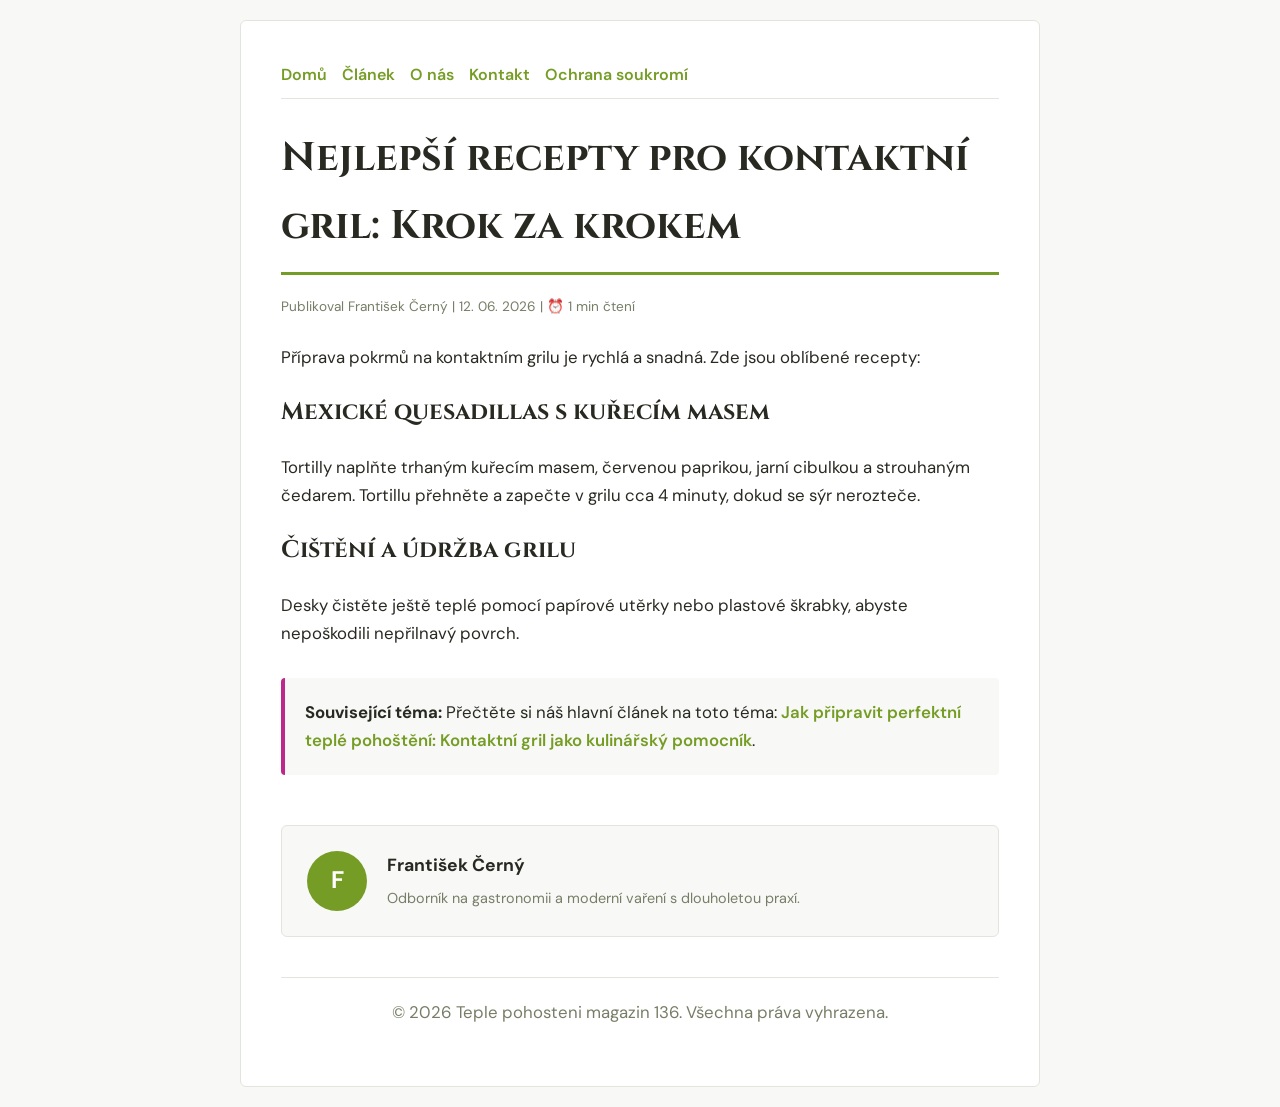
<file: nejlepsi-recepty-pro-kontaktni-gril-krok-za-krokem.html>
<!DOCTYPE html>
<html lang="cs">
<head>
    <meta charset="UTF-8">
    <meta name="viewport" content="width=device-width, initial-scale=1.0">
    <title>Nejlepší recepty pro kontaktní gril: Krok za krokem - Teple pohosteni magazin 136</title>
    <meta name="description" content="Nejlepší recepty pro kontaktní gril: Krok za krokem">
    <meta name="geo.region" content="CZ" />
    <meta name="geo.placename" content="Ostrava" />
    <meta name="geo.position" content="49.8209;18.2625" />
    <meta name="ICBM" content="49.8209, 18.2625" />
    <link rel="stylesheet" href="style.css">
</head>
<body>
    
            <div class="container" style="max-width: 800px;">
                <nav style="display: flex; gap: 15px; margin-bottom: 25px; border-bottom: 1px solid var(--border-color); padding-bottom: 10px; overflow-x: auto; flex-wrap: wrap;">
            <a href="index.html">Domů</a>
            <a href="jak-pripravit-perfektni-teple-pohosteni-kontaktni-gril-jako-kulinarsky-pomocnik.html">Článek</a>
            <a href="about.html">O nás</a>
            <a href="contact.html">Kontakt</a>
            <a href="privacy.html">Ochrana soukromí</a>
        </nav>
                <h1>Nejlepší recepty pro kontaktní gril: Krok za krokem</h1>
                <div style="font-size:0.85rem; color: var(--muted-text); margin-bottom: 25px;">
                    Publikoval František Černý | 12. 06. 2026 | ⏰ 1 min čtení
                </div>
                <article style="margin-top: 20px;">
                    <p>Příprava pokrmů na kontaktním grilu je rychlá a snadná. Zde jsou oblíbené recepty:</p>
<h2>Mexické quesadillas s kuřecím masem</h2>
<p>Tortilly naplňte trhaným kuřecím masem, červenou paprikou, jarní cibulkou a strouhaným čedarem. Tortillu přehněte a zapečte v grilu cca 4 minuty, dokud se sýr nerozteče.</p>
<h2>Čištění a údržba grilu</h2>
<p>Desky čistěte ještě teplé pomocí papírové utěrky nebo plastové škrabky, abyste nepoškodili nepřilnavý povrch.</p>
                    <div class="link-resource" style="margin-top: 30px; padding: 20px; border-left: 4px solid var(--accent-color); background: var(--bg-color); border-radius: 4px;"><p style="margin: 0;"><strong>Související téma:</strong> Přečtěte si náš hlavní článek na toto téma: <a href="jak-pripravit-perfektni-teple-pohosteni-kontaktni-gril-jako-kulinarsky-pomocnik.html">Jak připravit perfektní teplé pohoštění: Kontaktní gril jako kulinářský pomocník</a>.</p></div>
                </article>
                
            <div class="author-box" style="margin-top: 50px; padding: 25px; background: var(--bg-color); border: 1px solid var(--border-color); border-radius: var(--border-radius); display: flex; gap: 20px; align-items: center;">
                <div style="width: 60px; height: 60px; border-radius: 50%; background: var(--primary-color); display: flex; align-items: center; justify-content: center; color: white; font-weight: bold; font-size: 1.5rem;">F</div>
                <div>
                    <h4 style="margin-bottom: 5px; font-weight: bold; font-size: 1.1rem;">František Černý</h4>
                    <p style="margin: 0; font-size: 0.9rem; color: var(--muted-text);">Odborník na gastronomii a moderní vaření s dlouholetou praxí.</p>
                </div>
            </div>
            
                <footer>
                    <p>&copy; 2026 Teple pohosteni magazin 136. Všechna práva vyhrazena.</p>
                </footer>
            </div>
            
</body>
</html>
</file>
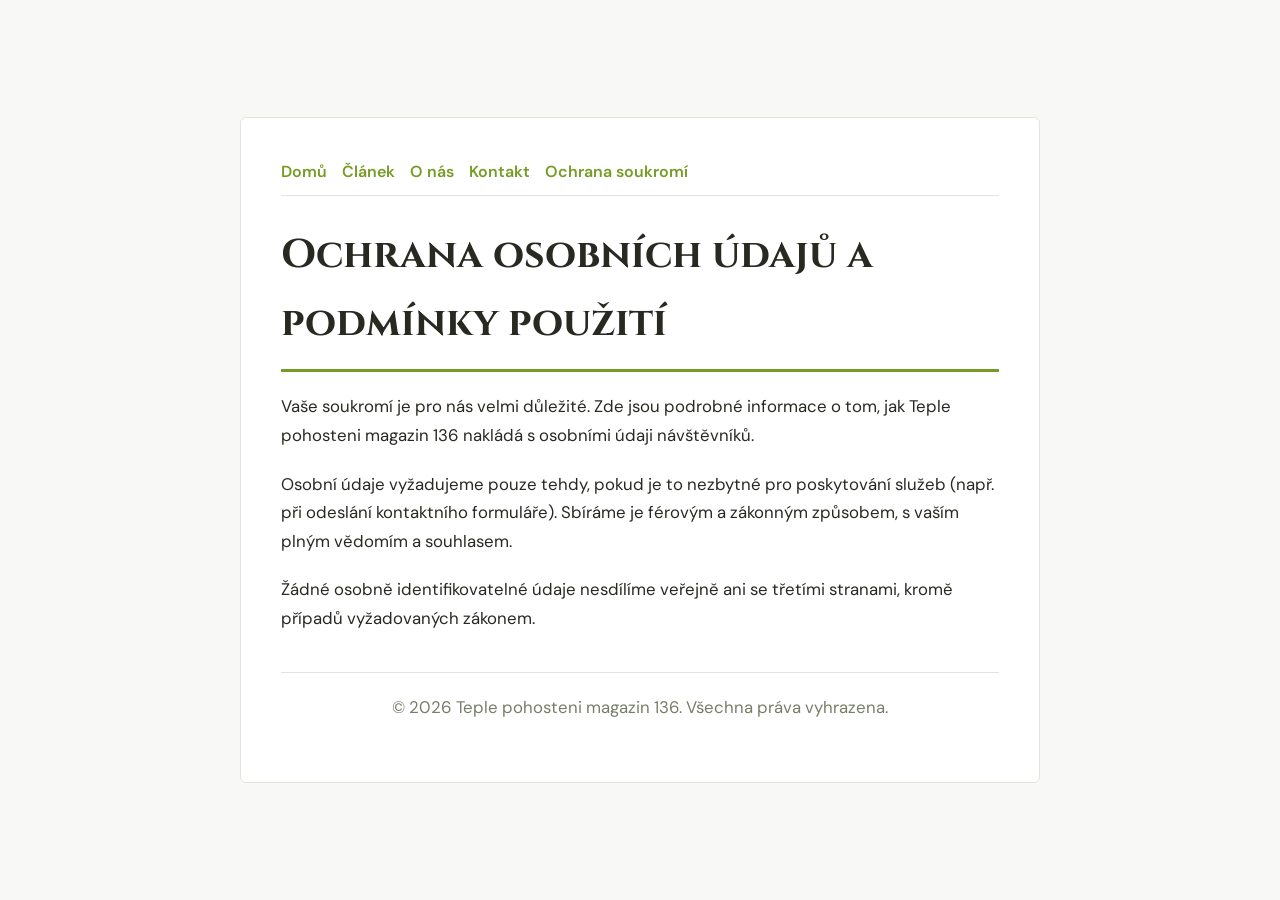
<file: privacy.html>
<!DOCTYPE html>
<html lang="cs">
<head>
    <meta charset="UTF-8">
    <meta name="viewport" content="width=device-width, initial-scale=1.0">
    <title>Ochrana osobních údajů a podmínky použití - Teple pohosteni magazin 136</title>
    <meta name="description" content="Vaše soukromí je pro nás velmi důležité. Zde jsou podrobné informace o tom, jak Teple pohosteni magazin 136 nakládá s osobními údaji návštěvníků.">
    <meta name="geo.region" content="CZ" />
    <meta name="geo.placename" content="Ostrava" />
    <meta name="geo.position" content="49.8209;18.2625" />
    <meta name="ICBM" content="49.8209, 18.2625" />
    <link rel="stylesheet" href="style.css">
</head>
<body>
    
        <div class="container" style="max-width: 800px;">
            <nav style="display: flex; gap: 15px; margin-bottom: 25px; border-bottom: 1px solid var(--border-color); padding-bottom: 10px; overflow-x: auto; flex-wrap: wrap;">
            <a href="index.html">Domů</a>
            <a href="jak-pripravit-perfektni-teple-pohosteni-kontaktni-gril-jako-kulinarsky-pomocnik.html">Článek</a>
            <a href="about.html">O nás</a>
            <a href="contact.html">Kontakt</a>
            <a href="privacy.html">Ochrana soukromí</a>
        </nav>
            <h1>Ochrana osobních údajů a podmínky použití</h1>
            <p>Vaše soukromí je pro nás velmi důležité. Zde jsou podrobné informace o tom, jak Teple pohosteni magazin 136 nakládá s osobními údaji návštěvníků.</p>
            <p>Osobní údaje vyžadujeme pouze tehdy, pokud je to nezbytné pro poskytování služeb (např. při odeslání kontaktního formuláře). Sbíráme je férovým a zákonným způsobem, s vaším plným vědomím a souhlasem.</p>
            <p>Žádné osobně identifikovatelné údaje nesdílíme veřejně ani se třetími stranami, kromě případů vyžadovaných zákonem.</p>
            <footer>
                <p>&copy; 2026 Teple pohosteni magazin 136. Všechna práva vyhrazena.</p>
            </footer>
        </div>
        
</body>
</html>
</file>
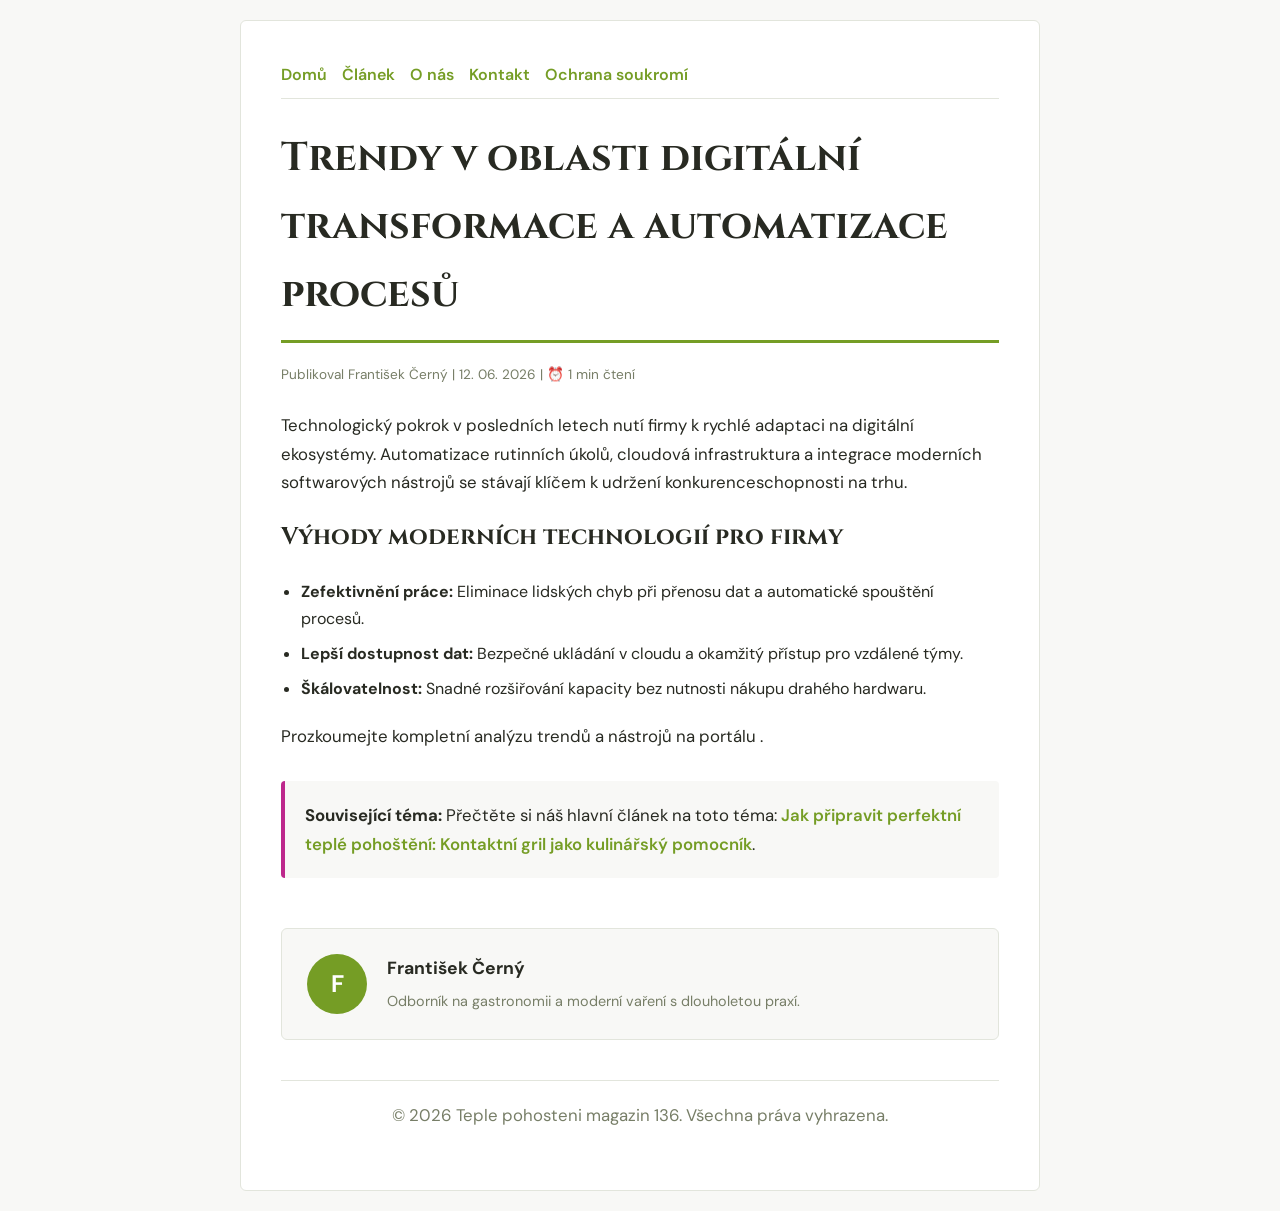
<file: trendy-v-oblasti-digitalni-transformace-a-automatizace-procesu.html>
<!DOCTYPE html>
<html lang="cs">
<head>
    <meta charset="UTF-8">
    <meta name="viewport" content="width=device-width, initial-scale=1.0">
    <title>Trendy v oblasti digitální transformace a automatizace procesů - Teple pohosteni magazin 136</title>
    <meta name="description" content="Trendy v oblasti digitální transformace a automatizace procesů">
    <meta name="geo.region" content="CZ" />
    <meta name="geo.placename" content="Ostrava" />
    <meta name="geo.position" content="49.8209;18.2625" />
    <meta name="ICBM" content="49.8209, 18.2625" />
    <link rel="stylesheet" href="style.css">
</head>
<body>
    
            <div class="container" style="max-width: 800px;">
                <nav style="display: flex; gap: 15px; margin-bottom: 25px; border-bottom: 1px solid var(--border-color); padding-bottom: 10px; overflow-x: auto; flex-wrap: wrap;">
            <a href="index.html">Domů</a>
            <a href="jak-pripravit-perfektni-teple-pohosteni-kontaktni-gril-jako-kulinarsky-pomocnik.html">Článek</a>
            <a href="about.html">O nás</a>
            <a href="contact.html">Kontakt</a>
            <a href="privacy.html">Ochrana soukromí</a>
        </nav>
                <h1>Trendy v oblasti digitální transformace a automatizace procesů</h1>
                <div style="font-size:0.85rem; color: var(--muted-text); margin-bottom: 25px;">
                    Publikoval František Černý | 12. 06. 2026 | ⏰ 1 min čtení
                </div>
                <article style="margin-top: 20px;">
                    <p>Technologický pokrok v posledních letech nutí firmy k rychlé adaptaci na digitální ekosystémy. Automatizace rutinních úkolů, cloudová infrastruktura a integrace moderních softwarových nástrojů se stávají klíčem k udržení konkurenceschopnosti na trhu.</p>
<h2>Výhody moderních technologií pro firmy</h2>
<ul>
    <li><strong>Zefektivnění práce:</strong> Eliminace lidských chyb při přenosu dat a automatické spouštění procesů.</li>
    <li><strong>Lepší dostupnost dat:</strong> Bezpečné ukládání v cloudu a okamžitý přístup pro vzdálené týmy.</li>
    <li><strong>Škálovatelnost:</strong> Snadné rozšiřování kapacity bez nutnosti nákupu drahého hardwaru.</li>
</ul>
<p>Prozkoumejte kompletní analýzu trendů a nástrojů na portálu .</p>
                    <div class="link-resource" style="margin-top: 30px; padding: 20px; border-left: 4px solid var(--accent-color); background: var(--bg-color); border-radius: 4px;"><p style="margin: 0;"><strong>Související téma:</strong> Přečtěte si náš hlavní článek na toto téma: <a href="jak-pripravit-perfektni-teple-pohosteni-kontaktni-gril-jako-kulinarsky-pomocnik.html">Jak připravit perfektní teplé pohoštění: Kontaktní gril jako kulinářský pomocník</a>.</p></div>
                </article>
                
            <div class="author-box" style="margin-top: 50px; padding: 25px; background: var(--bg-color); border: 1px solid var(--border-color); border-radius: var(--border-radius); display: flex; gap: 20px; align-items: center;">
                <div style="width: 60px; height: 60px; border-radius: 50%; background: var(--primary-color); display: flex; align-items: center; justify-content: center; color: white; font-weight: bold; font-size: 1.5rem;">F</div>
                <div>
                    <h4 style="margin-bottom: 5px; font-weight: bold; font-size: 1.1rem;">František Černý</h4>
                    <p style="margin: 0; font-size: 0.9rem; color: var(--muted-text);">Odborník na gastronomii a moderní vaření s dlouholetou praxí.</p>
                </div>
            </div>
            
                <footer>
                    <p>&copy; 2026 Teple pohosteni magazin 136. Všechna práva vyhrazena.</p>
                </footer>
            </div>
            
</body>
</html>
</file>
<file: style.css>
@import url('https://fonts.googleapis.com/css2?family=Cinzel:wght@700&family=DM+Sans:wght@400;600&display=swap');

:root {
    --bg-color: hsl(80, 15%, 97%);
    --card-bg: hsl(80, 15%, 100%);
    --text-color: hsl(80, 10%, 15%);
    --muted-text: hsl(80, 10%, 45%);
    --primary-color: hsl(80, 62%, 38%);
    --accent-color: hsl(320, 65%, 45%);
    --border-color: hsl(80, 15%, 88%);
    --border-radius: 6px;
    --shadow: none;
    --font-headline: 'Cinzel', sans-serif;
    --font-body: 'DM Sans', sans-serif;
}

* {
    box-sizing: border-box;
    margin: 0;
    padding: 0;
}

body {
    background-color: var(--bg-color);
    color: var(--text-color);
    font-family: var(--font-body);
    line-height: 1.7;
    padding: 20px;
    display: flex;
    justify-content: center;
    min-height: 100vh;
}

a {
    color: var(--primary-color);
    text-decoration: none;
    font-weight: 600;
    transition: color 0.2s ease;
}

a:hover {
    color: var(--accent-color);
    text-decoration: underline;
}

.container {
    width: 100%;
    max-width: 900px;
    background: var(--card-bg);
    border: 1px solid var(--border-color);
    border-radius: var(--border-radius);
    padding: 40px;
    box-shadow: var(--shadow);
    margin: auto;
}

h1, h2, h3 {
    font-family: var(--font-headline);
    margin-bottom: 20px;
    color: var(--text-color);
}

h1 {
    font-size: 2.5rem;
    border-bottom: 3px solid var(--primary-color);
    padding-bottom: 12px;
}

p {
    margin-bottom: 20px;
    font-size: 1.05rem;
}

ul {
    margin-bottom: 20px;
    padding-left: 20px;
}

li {
    margin-bottom: 8px;
}

form {
    display: flex;
    flex-direction: column;
    gap: 15px;
    margin-top: 25px;
}

input, textarea, button {
    padding: 12px;
    border: 1px solid var(--border-color);
    border-radius: var(--border-radius);
    font-family: var(--font-body);
    font-size: 1rem;
    background: var(--bg-color);
    color: var(--text-color);
}

button {
    background: var(--primary-color);
    color: white;
    font-weight: 600;
    border: none;
    cursor: pointer;
    transition: background 0.2s ease;
}

button:hover {
    background: var(--accent-color);
}

footer {
    margin-top: 40px;
    border-top: 1px solid var(--border-color);
    padding-top: 20px;
    font-size: 0.9rem;
    color: var(--muted-text);
    text-align: center;
}
</file>
